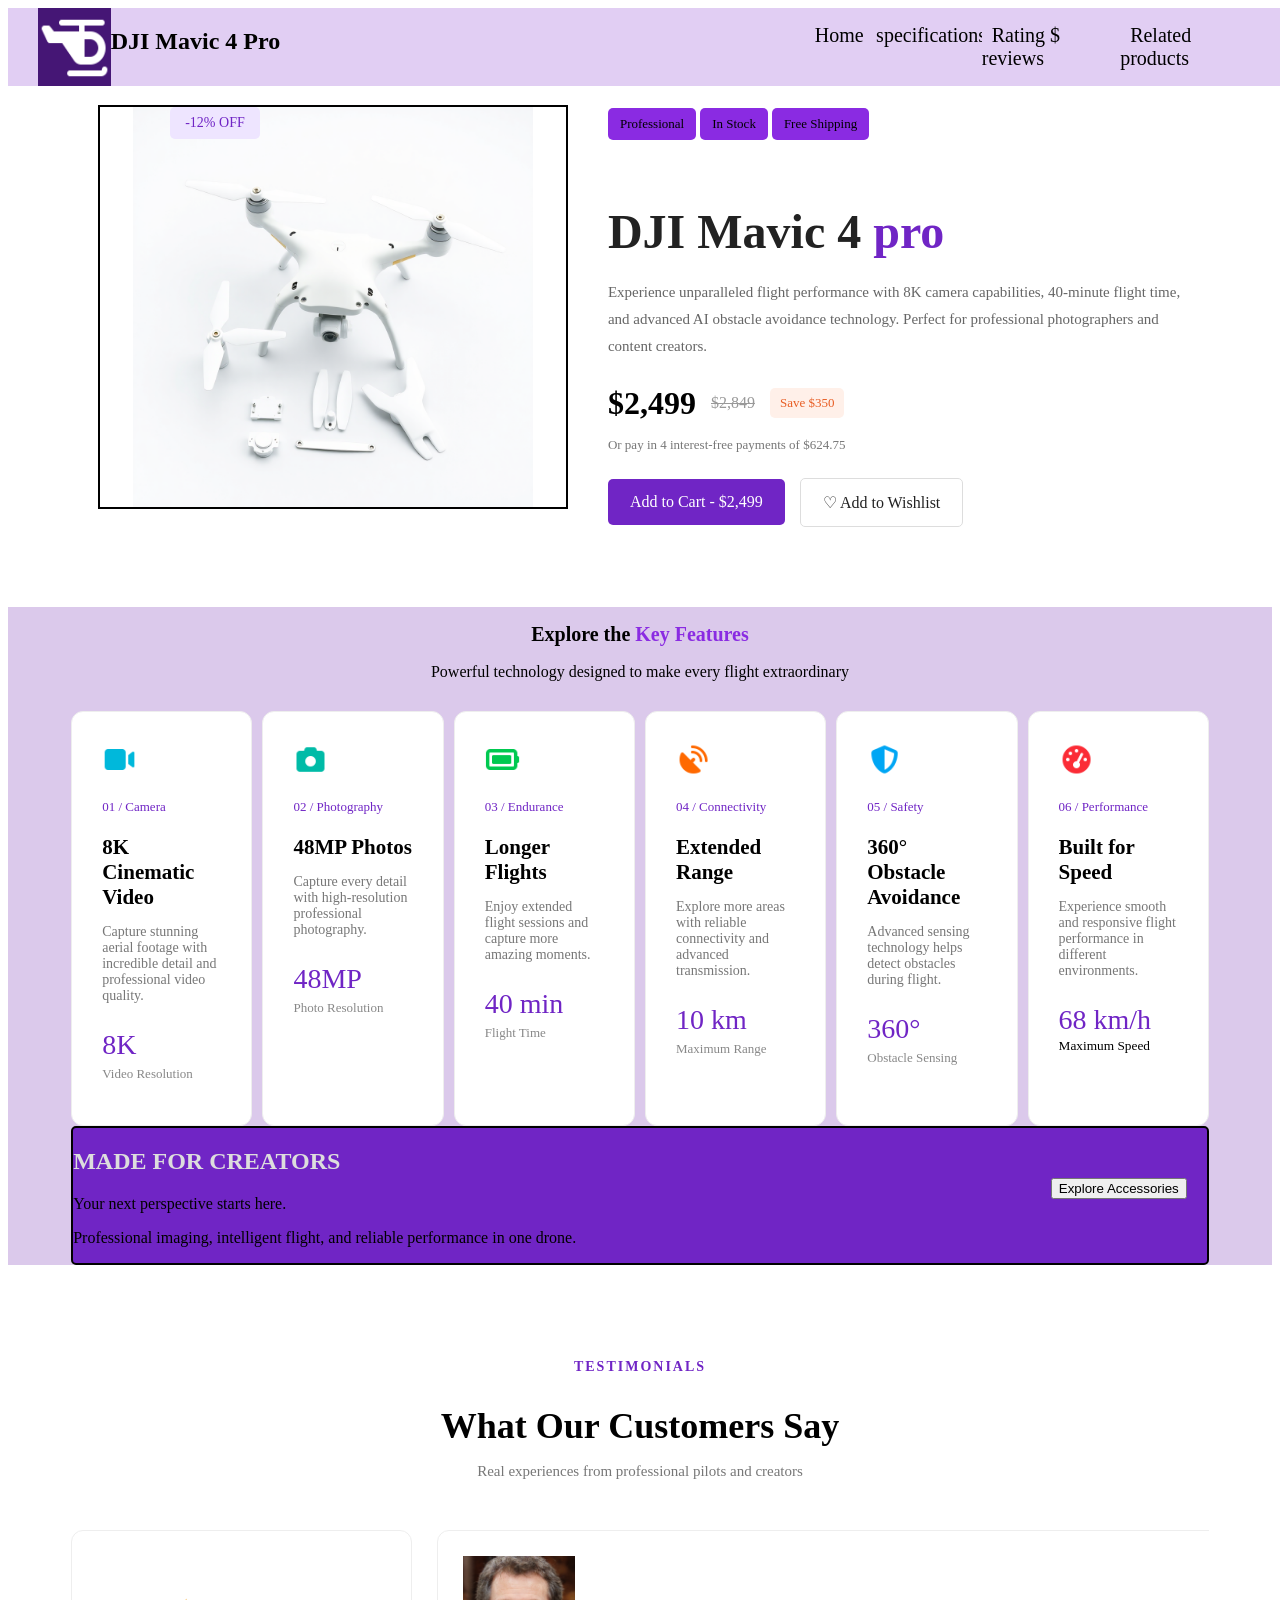
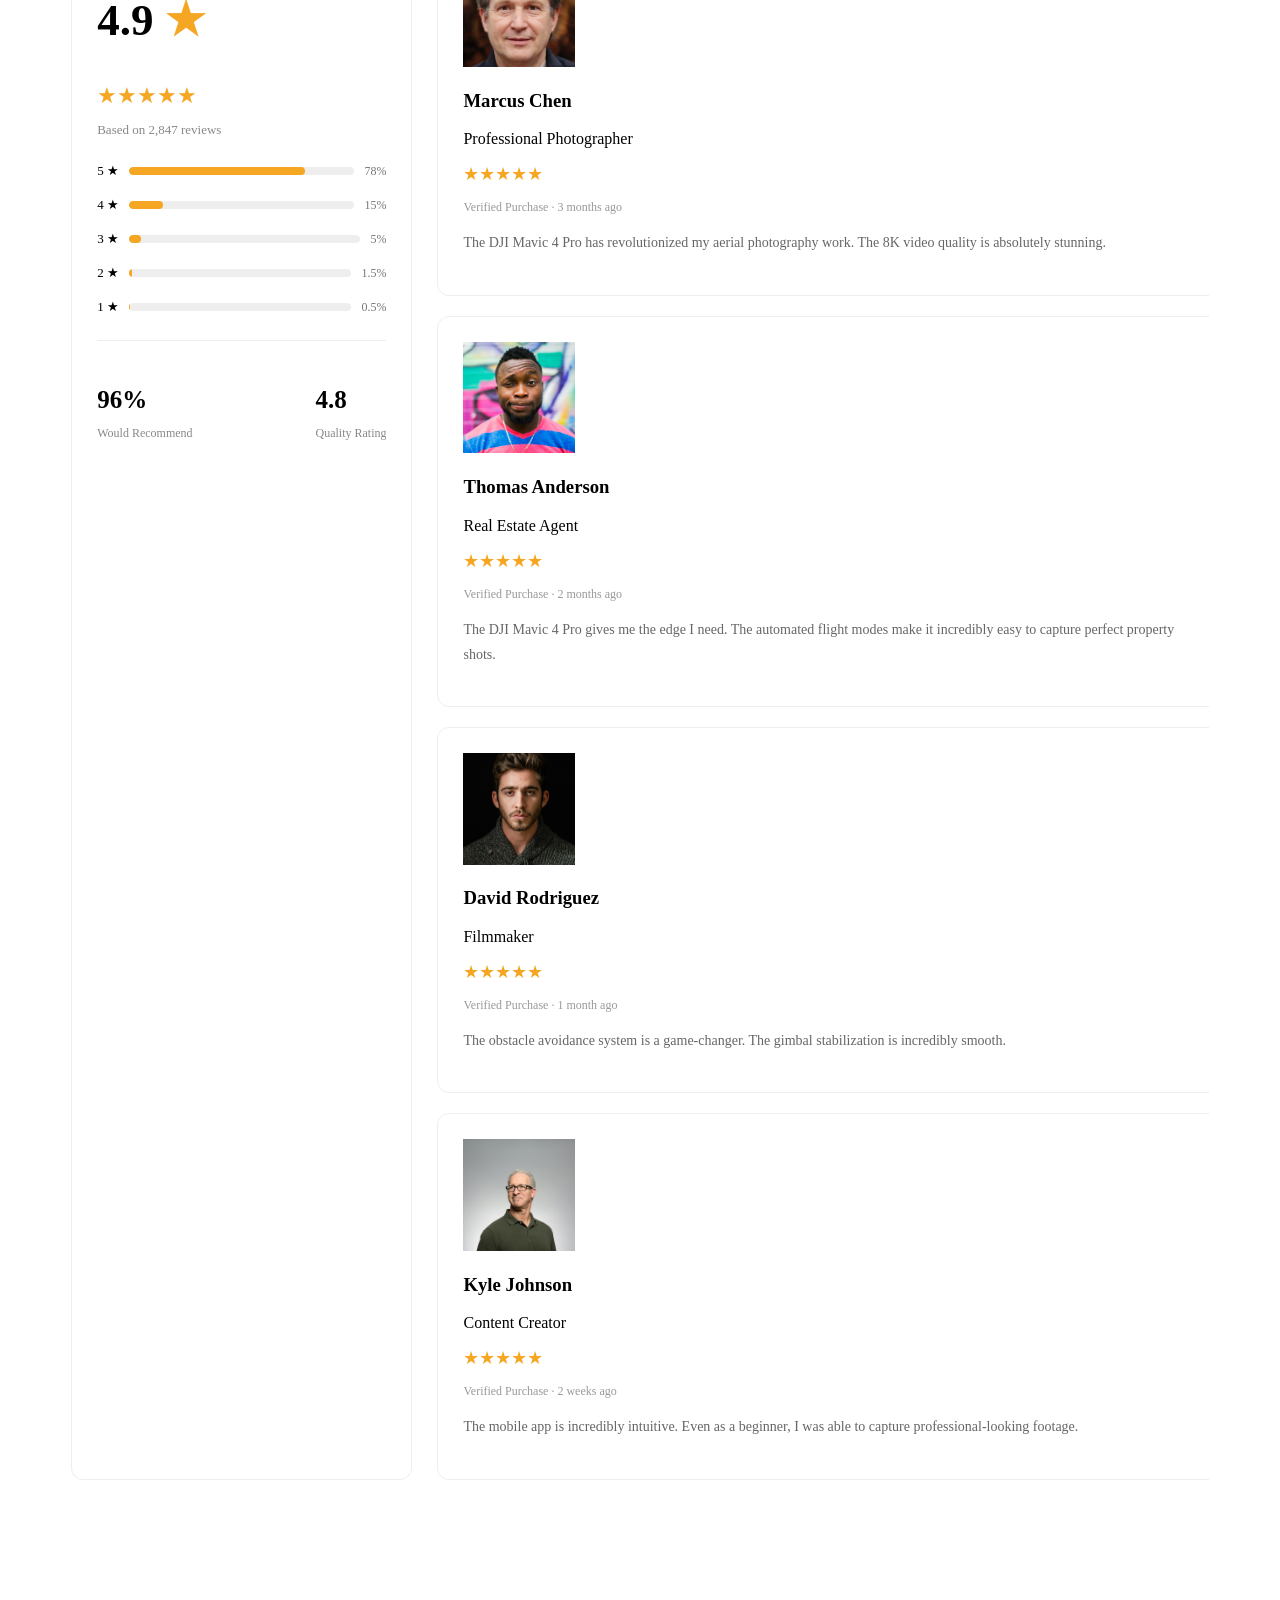
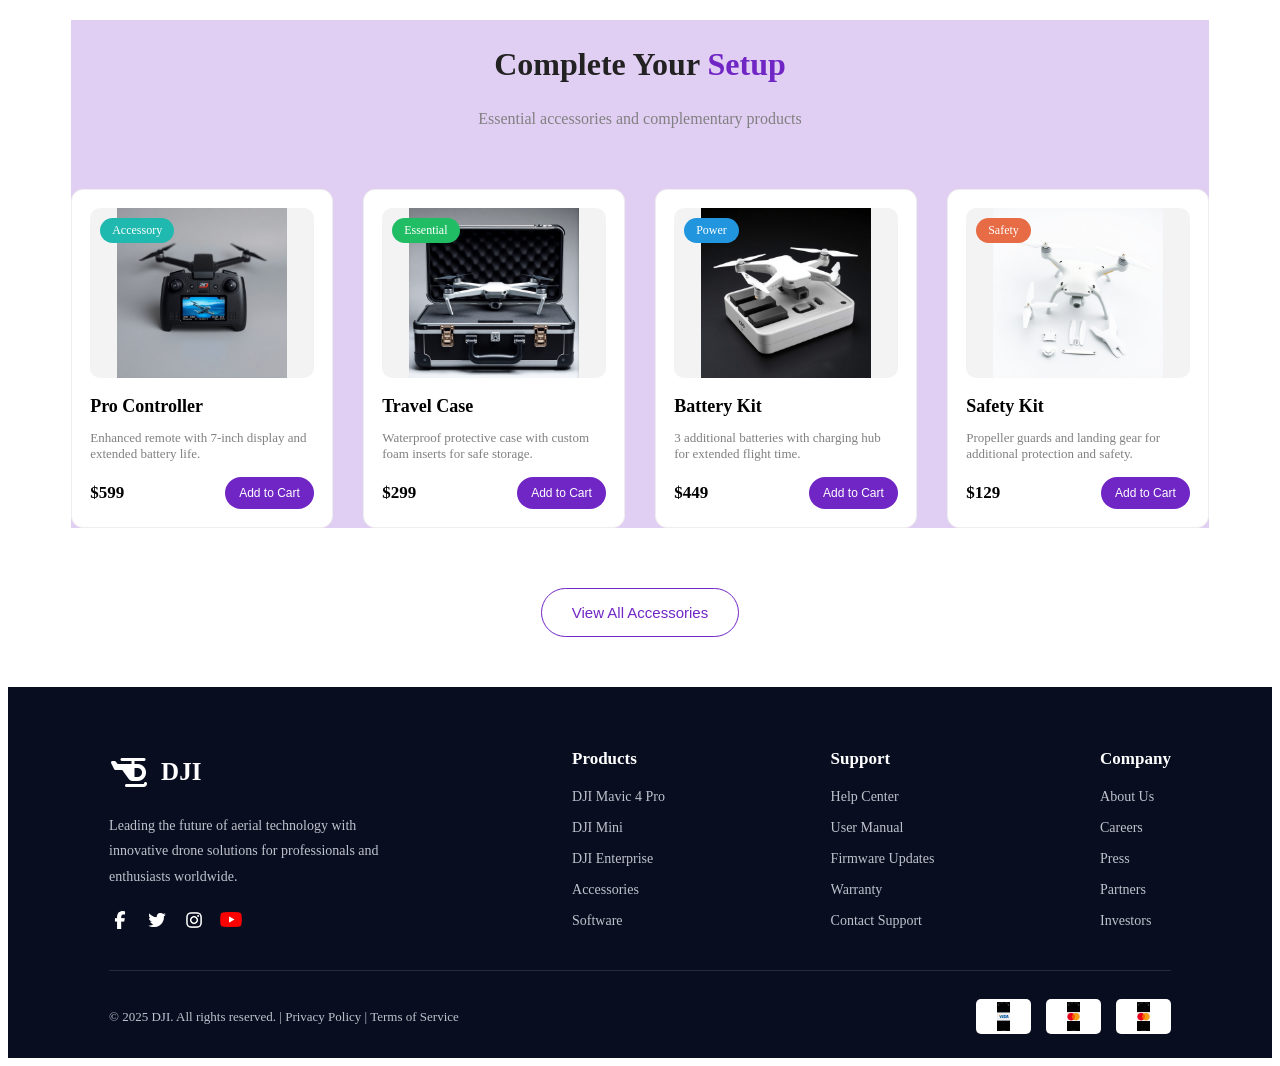
<file: html/index.html>
<!DOCTYPE html>
<html lang="en">
<head>
    <meta charset="UTF-8">
    <meta name="viewport" content="width=device-width, initial-scale=1.0">
    <title>Document</title>
    <link rel="stylesheet" href="../css/media.css">
    <link rel="stylesheet" href="../css/style.css">
</head>
<body>
    
<div class="navbar">
   <div class="lift">
      <img src="../img/helicopter-solid-full.png">
      <h2>DJI Mavic 4 Pro</h2>
   </div>
   <div class="right">
      <ul>
         <li><a href="#Home">Home</a></li>
         <li><a href="#specifications">specifications</a></li>
         <li><a href="#Rating $ reviews" >Rating $ reviews</a></li>
         <li><a href="#Related prducts">Related products</a></li>
      </ul>
   </div>
</div>

<!-- Hero Section -->


<section class="product-hero">

    <div class="product-container">

  
        <div class="product-picture">
            <img src="../img/related-products-4-bI1kHqI6.png"
                 alt="DJI Drone">
                 <span class="product-discount">-12% OFF</span>
        </div>
              <div class="product-info">

            

            <span id="ll">Professional</span>
            <span id="ll">In Stock</span>
            <span id="ll"> Free Shipping</span>

            <h1>DJI Mavic 4 <span>pro</span></h1>

            <p class="product-description">
                Experience unparalleled flight performance with
                8K camera capabilities, 40-minute flight time,
                and advanced AI obstacle avoidance technology.
                Perfect for professional photographers and
                content creators.
            </p>

            <div class="product-price">
                <h2>$2,499</h2>
                <del>$2,849</del>
                <span>Save $350</span>
            </div>

            <p class="product-payment">
                Or pay in 4 interest-free payments of $624.75
            </p>

            <div class="product-buttons">

                <a href="#" class="product-buy">
                    Add to Cart - $2,499
                </a>

                <a href="#" class="product-wishlist">
                    ♡ Add to Wishlist
                </a>

            </div>

        </div>

    </div>

</section>
<!-- Features Section -->

<section class="features-section" id="features">

    <div class="features-heading">

        

        <h2>Explore the <span> Key Features </span></h2>

        <span>
            Powerful technology designed to make every flight extraordinary
        </span>

    </div>


 <div class="features-container">

        <!-- Feature 1 -->
        <div class="feature-card">
            <img src="../img/video-solid-full.png">
            <span class="feature-number">01 / Camera</span>

            <h3>8K Cinematic Video</h3>

            <p>
                Capture stunning aerial footage with incredible
                detail and professional video quality.
            </p>

            <div class="feature-value">
                <span id="vv">8K</span>
                <p>Video Resolution</p>
            </div>

        </div>


        <!-- Feature 2 -->
        <div class="feature-card">
             <img src="../img/camera-solid-full.png">
            <span class="feature-number">02 / Photography</span>

            <h3>48MP Photos</h3>

            <p>
                Capture every detail with high-resolution
                professional photography.
            </p>

            <div class="feature-value">
                <span id="kk">48MP</span>
                <p>Photo Resolution</p>
            </div>

        </div>


        <!-- Feature 3 -->
        <div class="feature-card">
            <img src="../img/battery-full-solid-full.png">
            <span class="feature-number">03 / Endurance</span>

            <h3>Longer Flights</h3>

            <p>
                Enjoy extended flight sessions and capture
                more amazing moments.
            </p>

            <div class="feature-value">
                <span>40 min</span>
                <p>Flight Time</p>
            </div>

        </div>


        <!-- Feature 4 -->
        <div class="feature-card">
           <img src="../img/satellite-dish-solid-full.png">
            <span class="feature-number">04 / Connectivity</span>

            <h3>Extended Range</h3>

            <p>
                Explore more areas with reliable connectivity
                and advanced transmission.
            </p>

            <div class="feature-value">
                <span>10 km</span>
                <p>Maximum Range</p>
            </div>

        </div>


        <!-- Feature 5 -->
        <div class="feature-card">
           <img src="../img/shield-halved-solid-full.png">
            <span class="feature-number">05 / Safety</span>

            <h3>360° Obstacle Avoidance</h3>

            <p>
                Advanced sensing technology helps detect
                obstacles during flight.
            </p>

            <div class="feature-value">
                <span>360°</span>
                <p>Obstacle Sensing</p>
            </div>

        </div>


        <!-- Feature 6 -->
        <div class="feature-card">
           <img src="../img/gauge-high-solid-full (1).png" >
            <span class="feature-number">06 / Performance</span>

            <h3>Built for Speed</h3>

            <p>
                Experience smooth and responsive flight
                performance in different environments.
            </p>

            <div class="feature-value">
                <span>68 km/h</span>
                <small>Maximum Speed</small>
            </div>

        
</div>      
</section>
<div class="ff">
   <div class="sec">
  <div class="l">
   <h2>MADE FOR CREATORS</h2>
   <span>Your next perspective starts here.</span>
   <p>Professional imaging, intelligent flight, and reliable performance in one drone.</p></div>
   <div class="r">
      <button>Explore Accessories</button>
   </div>
   </div>
    </div>

</div>

<!-- Reviews Section -->

<section class="review-section" id="reviews">

    <div class="review-heading">
        <p>TESTIMONIALS</p>
        <h2>What Our Customers Say</h2>
        <span>
            Real experiences from professional pilots and creators
        </span>
    </div>


    <div class="review-container">

        <!-- Rating Summary -->

        <div class="rating-summary">

            <h2>4.9 <span>★</span></h2>

            <div class="total-stars">
                ★★★★★
            </div>

            <p>Based on 2,847 reviews</p>


            <div class="rating-row">
                <span>5 ★</span>
                <div class="rating-bar">
                    <div class="rating-fill" style="width: 78%;"></div>
                </div>
                <span>78%</span>
            </div>

            <div class="rating-row">
                <span>4 ★</span>
                <div class="rating-bar">
                    <div class="rating-fill" style="width: 15%;"></div>
                </div>
                <span>15%</span>
            </div>

            <div class="rating-row">
                <span>3 ★</span>
                <div class="rating-bar">
                    <div class="rating-fill" style="width: 5%;"></div>
                </div>
                <span>5%</span>
            </div>

            <div class="rating-row">
                <span>2 ★</span>
                <div class="rating-bar">
                    <div class="rating-fill" style="width: 1.5%;"></div>
                </div>
                <span>1.5%</span>
            </div>

            <div class="rating-row">
                <span>1 ★</span>
                <div class="rating-bar">
                    <div class="rating-fill" style="width: 0.5%;"></div>
                </div>
                <span>0.5%</span>
            </div>


            <div class="rating-bottom">

                <div>
                    <h3>96%</h3>
                    <p>Would Recommend</p>
                </div>

                <div>
                    <h3>4.8</h3>
                    <p>Quality Rating</p>
                </div>

            </div>

        </div>


        <!-- Customer Reviews -->

        <div class="customer-reviews">

            <!-- Review 1 -->

            <div class="customer-card">
                <img src="../img/avatar-1-DZTe_nEx.png">
                <h3>Marcus Chen</h3>

                <span>Professional Photographer</span>

                <div class="customer-stars">★★★★★</div>

                <p class="verified">
                    Verified Purchase · 3 months ago
                </p>

                <p class="customer-comment">
                    The DJI Mavic 4 Pro has revolutionized my
                    aerial photography work. The 8K video quality
                    is absolutely stunning.
                </p>

            </div>


            <!-- Review 2 -->

            <div class="customer-card">
                <img src="../img/avatar-2-DvihTPKl.jpg">
                <h3>Thomas Anderson</h3>

                <span>Real Estate Agent</span>

                <div class="customer-stars">★★★★★</div>

                <p class="verified">
                    Verified Purchase · 2 months ago
                </p>

                <p class="customer-comment">
                    The DJI Mavic 4 Pro gives me the edge I need.
                    The automated flight modes make it incredibly
                    easy to capture perfect property shots.
                </p>

            </div>


            <!-- Review 3 -->

            <div class="customer-card">
                <img src="../img/avatar-3-CwUcGkzI.jpg">
                <h3>David Rodriguez</h3>

                <span>Filmmaker</span>

                <div class="customer-stars">★★★★★</div>

                <p class="verified">
                    Verified Purchase · 1 month ago
                </p>

                <p class="customer-comment">
                    The obstacle avoidance system is a game-changer.
                    The gimbal stabilization is incredibly smooth.
                </p>

            </div>


            <!-- Review 4 -->

            <div class="customer-card">
                <img src="../img/avatar-4-CDQD_dyw.jpg">
                <h3>Kyle Johnson</h3>

                <span>Content Creator</span>

                <div class="customer-stars">★★★★★</div>

                <p class="verified">
                    Verified Purchase · 2 weeks ago
                </p>

                <p class="customer-comment">
                    The mobile app is incredibly intuitive.
                    Even as a beginner, I was able to capture
                    professional-looking footage.
                </p>

            </div>

        </div>

    </div>

</section>

<section class="setup-section">

    <div class="setup-heading">
        <h2>Complete Your <span>Setup</span></h2>
        <p>Essential accessories and complementary products</p>
    </div>

    <div class="setup-container">

        <div class="setup-card">
            <div class="setup-image">
                <span class="setup-label">Accessory</span>
                <img src="../img/related-products-1-D4JR6uDa.png" alt="Pro Controller">
            </div>
            <h3>Pro Controller</h3>
            <p>Enhanced remote with 7-inch display and extended battery life.</p>
            <div class="setup-bottom">
                <strong>$599</strong>
                <button>Add to Cart</button>
            </div>
        </div>

        <div class="setup-card">
            <div class="setup-image">
                <span class="setup-label green">Essential</span>
                <img src="../img/related-products-2-OSxMogX9.png" alt="Travel Case">
            </div>
            <h3>Travel Case</h3>
            <p>Waterproof protective case with custom foam inserts for safe storage.</p>
            <div class="setup-bottom">
                <strong>$299</strong>
                <button>Add to Cart</button>
            </div>
        </div>

        <div class="setup-card">
            <div class="setup-image">
                <span class="setup-label blue">Power</span>
                <img src="../img/related-products-3.png" alt="Battery Kit">
            </div>
            <h3>Battery Kit</h3>
            <p>3 additional batteries with charging hub for extended flight time.</p>
            <div class="setup-bottom">
                <strong>$449</strong>
                <button>Add to Cart</button>
            </div>
        </div>

        <div class="setup-card">
            <div class="setup-image">
                <span class="setup-label orange">Safety</span>
                <img src="../img/related-products-4-bI1kHqI6.png" alt="Safety Kit">
            </div>
            <h3>Safety Kit</h3>
            <p>Propeller guards and landing gear for additional protection and safety.</p>
            <div class="setup-bottom">
                <strong>$129</strong>
                <button>Add to Cart</button>
            </div>
        </div>

    </div>

</section>

<!-- View All Accessories Button -->
<div class="view-accessories">
    <button>View All Accessories</button>
</div>

<!-- Footer -->
<footer class="main-footer">

    <div class="footer-container">

        <!-- About DJI -->
        <div class="footer-about">
            <h2>
                <img src="../img/helicopter-solid-full.png" alt="DJI Logo">
                DJI
            </h2>

            <p>
                Leading the future of aerial technology
                with innovative drone solutions for
                professionals and enthusiasts worldwide.
            </p>

            <div class="social-icons">
                <a href="#">
                    <img src="../img/facebook-f-brands-solid-full (1).png" alt="Facebook">
                </a>

                <a href="#">
                    <img src="../img/twitter-brands-solid-full.png" alt="Twitter">
                </a>

                <a href="#">
                    <img src="../img/instagram-brands-solid-full.png" alt="Instagram">
                </a>

                <a href="#">
                    <img src="../img/Youtube_logo.png" alt="YouTube">
                </a>
            </div>
        </div>

        <!-- Products -->
        <div class="footer-links">
            <h3>Products</h3>
            <a href="#">DJI Mavic 4 Pro</a>
            <a href="#">DJI Mini</a>
            <a href="#">DJI Enterprise</a>
            <a href="#">Accessories</a>
            <a href="#">Software</a>
        </div>

        <!-- Support -->
        <div class="footer-links">
            <h3>Support</h3>
            <a href="#">Help Center</a>
            <a href="#">User Manual</a>
            <a href="#">Firmware Updates</a>
            <a href="#">Warranty</a>
            <a href="#">Contact Support</a>
        </div>

        <!-- Company -->
        <div class="footer-links">
            <h3>Company</h3>
            <a href="#">About Us</a>
            <a href="#">Careers</a>
            <a href="#">Press</a>
            <a href="#">Partners</a>
            <a href="#">Investors</a>
        </div>

    </div>

    <!-- Footer Bottom -->
    <div class="footer-bottom">

        <p>
            © 2025 DJI. All rights reserved. |
            <a href="#">Privacy Policy</a> |
            <a href="#">Terms of Service</a>
        </p>

        <div class="payment-methods">
            <img src="../img/WhatsApp Image 2026-11-01 at 6.05.54 PM.jpeg" alt="PayPal">
            <img src="../img/WhatsApp Image 2026-11-01 at 6.05.55 PM.jpeg" alt="Mastercard">
            <img src="../img/WhatsApp Image 2026-11-01 at 6.05.55 PM.jpeg" alt="Visa">
        </div>

    </div>

</footer>





















</body>
</html>
</file>
<file: css/media.css>
/* =========================
   Tablet Screen
   ========================= */

@media screen and (max-width: 992px) {

    /* Hero Section */
    .product-container {
        flex-wrap: wrap;
        gap: 30px;
    }

    .product-info,
    .product-picture {
        width: 48%;
    }

    /* Features Section */
    .feature-card {
        width: 30%;
    }

    /* Reviews Section */
    .review-container {
        flex-wrap: wrap;
    }

    .rating-summary {
        width: 100%;
    }

    .customer-reviews {
        width: 100%;
    }

    .customer-card {
        width: 48%;
        box-sizing: border-box;
    }

    /* Related Products */
    .setup-card {
        width: 47%;
    }

    /* Footer */
    .footer-about {
        width: 40%;
    }

    .footer-links {
        width: 25%;
    }
}


/* =========================
   Mobile Screen
   ========================= */

@media screen and (max-width: 600px) {

    /* General */
    body {
        overflow-x: hidden;
    }

    /* Hero Section */
    .product-container {
        flex-direction: column;
        align-items: center;
    }

    .product-info,
    .product-picture {
        width: 100%;
    }

    .product-info h1 {
        font-size: 28px;
    }

    .product-buttons {
        flex-wrap: wrap;
    }

    /* Features Section */
    .features-container {
        flex-direction: column;
    }

    .feature-card {
        width: 100%;
    }

    /* Reviews Section */
    .review-container {
        flex-direction: column;
    }

    .rating-summary,
    .customer-reviews {
        width: 100%;
    }

    .customer-reviews {
        flex-direction: column;
    }

    .customer-card {
        width: 100%;
    }

    /* Related Products */
    .setup-section {
        width: 90%;
    }

    .setup-heading h2 {
        font-size: 25px;
    }

    .setup-container {
        flex-direction: column;
    }

    .setup-card {
        width: 100%;
    }

    /* Footer */
    .main-footer {
        padding: 35px 6% 20px;
    }

    .footer-container {
        flex-direction: column;
    }

    .footer-about,
    .footer-links {
        width: 100%;
    }

    .footer-bottom {
        flex-direction: column;
        align-items: flex-start;
    }

    .payment-methods {
        flex-wrap: wrap;
    }

    /* Buttons */
    .view-accessories button {
        max-width: 90%;
    }
}
</file>
<file: css/style.css>
.w-50{width: 50%;}
.w-40{width: 40%;}
*{box-sizing: border-box;
overflow: auto;}
.lift {display: flex;
}
.lift img{
    width: 10%;
    background-color: rgb(69, 22, 117);
}
.right ul{
    display: flex;
    
}
.right ul a{ font-size: 20px;
    padding: 10px;
    text-decoration: none;
    color: black;
   

}
.right ul a:hover{
    color: blueviolet;
    text-decoration: underline;
}
.navbar{ background-color: rgba(201, 168, 233, 0.56);
    display: flex;
    justify-content: space-between;
    position: fixed;
    z-index: 99;
    width: 100%;
    padding-inline: 30px;

}
/* Product Hero */

.product-hero {
    background-color: #fff;
    padding: 80px 30px;
}

.product-container {
    width: 90%;
    margin: auto;
    display: flex;
    justify-content: space-between;
    align-items: center;
    gap: 40px;
}

.product-info {
    width: 55%;
}



#ll{
    display: inline-block;
    color:black;
    background-color:blueviolet;
    padding: 8px 12px;
    margin: 20px 0;
    font-size: 13px;
    border-radius: 5px;
}

.product-info h1 {
    font-size: 48px;
    margin-bottom: 20px;
    color: #222;
}

.product-info h1 span {
    color: #7025c5;
}

.product-description {
    color: #666;
    line-height: 1.8;
    font-size: 15px;
}

.product-price {
    display: flex;
    align-items: center;
    gap: 15px;
    margin-top: 25px;
    flex-wrap: wrap;
}

.product-price h2 {
    font-size: 32px;
    margin: 0;
}

.product-price del {
    color: #999;
}

.product-price span {
    color: #e85d24;
    background-color: #fff0e9;
    padding: 7px 10px;
    border-radius: 5px;
    font-size: 13px;
}

.product-payment {
    color: #777;
    font-size: 13px;
    margin-top: 15px;
}

.product-buttons {
    display: flex;
    align-items: center;
    gap: 15px;
    margin-top: 25px;
}

.product-buy {
    background-color: #7025c5;
    color: white;
    padding: 14px 22px;
    border-radius: 5px;
    text-decoration: none;
}

.product-wishlist {
    color: #222;
    border: 1px solid #ddd;
    padding: 14px 22px;
    border-radius: 5px;
    text-decoration: none;
}

.product-picture {
    border: 2px solid black;
    width: 45%;
    position: relative;
}

.product-picture img {
    width: 100%;
    height: 400px;
    object-fit: contain;
    display: block;
    
}

.product-discount {
    display: inline-block;
    background-color: #eee5ff;
    color: #7025c5;
    padding: 8px 15px;
    border-radius: 5px;
    font-size: 14px;
    position: absolute;
    left: 70px;
    top: 0;
}
.features-section{
    background-color: rgb(219, 201, 235);
    
}
.features-heading{
    text-align: center;
margin-bottom: 30px;
}
.features-heading h2{font-size: 20px;
}
.features-heading  h2 span{color: blueviolet;

}

.features-container {
    width: 90%;
    margin: auto;
    display: flex;
    
    gap: 10px;
}

.feature-card {  width: 33.3%;
    background-color: white;
    border: 1px solid #eee;
    border-radius: 12px;
    padding: 30px;
    transition: 0.3s;
  
}

.feature-card:hover {
    transform: translateY(-5px);
    
}

/* Icons */

.feature-card img {
    width: 35px;
    height: 35px;
    
    display: block;
    margin-bottom: 20px;
}

/* Number */

.feature-number {
    color: #7025c5;
    font-size: 13px;
}

/* Heading */

.feature-card h3 {
    font-size: 21px;
    margin: 20px 0 12px;
}

/* Description */

.feature-card > p {
    color: #777;
    font-size: 14px;
    
}

/* Feature Value */

.feature-value {
    margin-top: 25px;
}

.feature-value span {
    display: block;
    font-size: 28px;
    
    color: #7025c5;
}

.feature-value p { color: #888;
    font-size: 13px;
    margin-top: 5px;
}.ff{ background-color: rgb(219, 201, 235);}
.sec{
    background-color: #7025c5;
    border-radius: 5px;
    border: 2px solid black;
    width: 90%;
    margin: auto;
    display: flex;
    justify-content: space-between;
    
}.sec .l h2{color: #ddd; 
}.sec 
.sec .l span { color: #eee;
    font-size: 20px;
}.r{padding: 50px 20px;
border-radius: 8px;}/* Reviews Section */

.review-section {
    padding: 80px 0;
    background-color: #fff;
}

/* Heading */

.review-heading {
    text-align: center;
    margin-bottom: 50px;
}

.review-heading > p {
    color: #7025c5;
    font-size: 14px;
    font-weight: bold;
    letter-spacing: 2px;
    margin-bottom: 15px;
}

.review-heading h2 {
    font-size: 36px;
    margin-bottom: 15px;
}

.review-heading > span {
    color: #777;
    font-size: 15px;
}


/* Review Container */

.review-container {
    width: 90%;
    margin: auto;
    display: grid;
    grid-template-columns: 30% 70%;
    gap: 25px;
}


/* Rating Summary */

.rating-summary {
    border: 1px solid #eee;
    border-radius: 12px;
    padding: 25px;
}

.rating-summary h2 {
    font-size: 45px;
}

.rating-summary h2 span {
    color: #f5a623;
}

.total-stars {
    color: #f5a623;
    font-size: 22px;
    margin: 10px 0;
}

.rating-summary > p {
    color: #888;
    font-size: 13px;
    margin-bottom: 25px;
}


/* Rating Bars */

.rating-row {
    display: flex;
    align-items: center;
    gap: 10px;
    margin-bottom: 18px;
}

.rating-row > span {
    font-size: 13px;
    white-space: nowrap;
}

.rating-row > span:last-child {
    color: #777;
    font-size: 12px;
}

.rating-bar {
    flex: 1;
    height: 8px;
    background-color: #eee;
    border-radius: 10px;
    overflow: hidden;
}

.rating-fill {
    height: 100%;
    background-color: #f5a623;
    border-radius: 10px;
}


/* Rating Bottom */

.rating-bottom {
    display: flex;
    justify-content: space-between;
    border-top: 1px solid #eee;
    margin-top: 25px;
    padding-top: 20px;
}

.rating-bottom h3 {
    font-size: 25px;
    margin-bottom: 8px;
}

.rating-bottom p {
    color: #888;
    font-size: 12px;
}


/* Customer Reviews */

.customer-reviews {
    display: flex;
    flex-wrap: wrap;
    gap: 20px;
}

.customer-card {
    border: 1px solid #eee;
    border-radius: 12px;
    padding: 25px;
    transition: 0.3s;
}

.customer-card:hover {
    transform: translateY(-5px);
    box-shadow: 0 8px 20px rgba(0,0,0,0.07);
}


/* Customer Info */

.customer-info {
    display: flex;
    align-items: center;
    gap: 15px;
}

.customer-info img {
    width: 55px;
    height: 55px;
    border-radius: 50%;

    border: 2px solid #7025c5;
}

.customer-info h3 {
    font-size: 17px;
    margin-bottom: 6px;
}

.customer-info span {
    color: #888;
    font-size: 13px;
}


/* Stars */

.customer-stars {
    color: #f5a623;
    margin: 15px 0;
    font-size: 18px;
}


/* Comment */

.verified {
    color: #999;
    font-size: 12px;
    margin-bottom: 15px;
}

.customer-comment {
    color: #666;
    font-size: 14px;
    line-height: 1.8;
  } .customer-card img {
    width: 15%;
  }
.setup-section {
    width: 90%;
    margin: 60px auto;
}

.setup-heading {
    text-align: center;
    margin-bottom: 45px;
}

.setup-heading h2 {
    font-size: 32px;
    color: #222;
}

.setup-heading h2 span {
    color: #7025c5;
}

.setup-heading p {
    color: gray;
    font-size: 16px;
}

.setup-container {
    display: flex;
    justify-content: space-between;
    flex-wrap: wrap;
    gap: 20px;
}

.setup-card {
    width: 23%;
    padding: 18px;
    background-color: white;
    border: 1px solid #eee;
    border-radius: 12px;
    box-sizing: border-box;
}

.setup-image {
    position: relative;
    background-color: #f3f3f3;
    border-radius: 10px;
    height: 170px;
    overflow: hidden;
}

.setup-image img {
    width: 100%;
    height: 100%;
    object-fit: contain;
}

.setup-label {
    position: absolute;
    top: 10px;
    left: 10px;
    background-color: #20b9b0;
    color: white;
    padding: 5px 12px;
    border-radius: 20px;
    font-size: 12px;
}

.setup-label.green {
    background-color: #20bd65;
}

.setup-label.blue {
    background-color: #2196df;
}

.setup-label.orange {
    background-color: #e76b45;
}

.setup-card h3 {
    font-size: 18px;
    margin-bottom: 8px;
}

.setup-card p {
    color: gray;
    font-size: 13px;
    
    
}

.setup-bottom {
    display: flex;
    justify-content: space-between;
    align-items: center;
    margin-top: 15px;
}

.setup-bottom strong {
    font-size: 17px;
}

.setup-bottom button {
    background-color: #7025c5;
    color: white;
    border: none;
    border-radius: 20px;
    padding: 9px 14px;
    cursor: pointer;
    font-size: 12px;
}

.setup-bottom button:hover {
    background-color: #50169a;
}

.setup-section{background-color: rgba(201, 168, 233, 0.56);}
.view-accessories {
    text-align: center;
    margin: 50px auto;
}

.view-accessories button {
    background-color: transparent;
    border: 1px solid #7025c5;
    color: #7025c5;
    padding: 15px 30px;
    border-radius: 30px;
    font-size: 15px;
    cursor: pointer;
}

/* Footer */

.main-footer {
    background-color: #080e20;
    color: white;
    padding: 45px 8% 20px;
}

.footer-container {
    display: flex;
    justify-content: space-between;
    flex-wrap: wrap;
    gap: 30px;
    padding-bottom: 35px;
}

.footer-about {
    width: 28%;
}

.footer-about h2 {
    display: flex;
    align-items: center;
    gap: 12px;
    font-size: 25px;
}

.footer-about h2 img {
    width: 40px;
    height: 40px;
    object-fit: contain;
}

.footer-about p {
    color: #c0c2cc;
    line-height: 1.8;
    font-size: 14px;
}

.social-icons {
    display: flex;
    gap: 15px;
    margin-top: 20px;
}

.social-icons img {
    width: 22px;
    height: 22px;
    object-fit: contain;
}

.footer-links {
    display: flex;
    flex-direction: column;
    gap: 15px;
}

.footer-links h3 {
    font-size: 17px;
    margin-bottom: 5px;
}

.footer-links a {
    color: #c0c2cc;
    text-decoration: none;
    font-size: 14px;
}

.footer-links a:hover {
    color: #a66aff;
}

.footer-bottom {
    border-top: 1px solid #252b3b;
    padding-top: 25px;
    display: flex;
    justify-content: space-between;
    align-items: center;
    flex-wrap: wrap;
    gap: 20px;
}

.footer-bottom p {
    color: #c0c2cc;
    font-size: 13px;
}

.footer-bottom a {
    color: #c0c2cc;
    text-decoration: none;
}

.payment-methods {
    display: flex;
    align-items: center;
    gap: 15px;
}

.payment-methods img {
    width: 55px;
    height: 35px;
    object-fit: contain;
    background-color: white;
    border-radius: 5px;
    padding: 3px;
    box-sizing: border-box;
}
</file>
